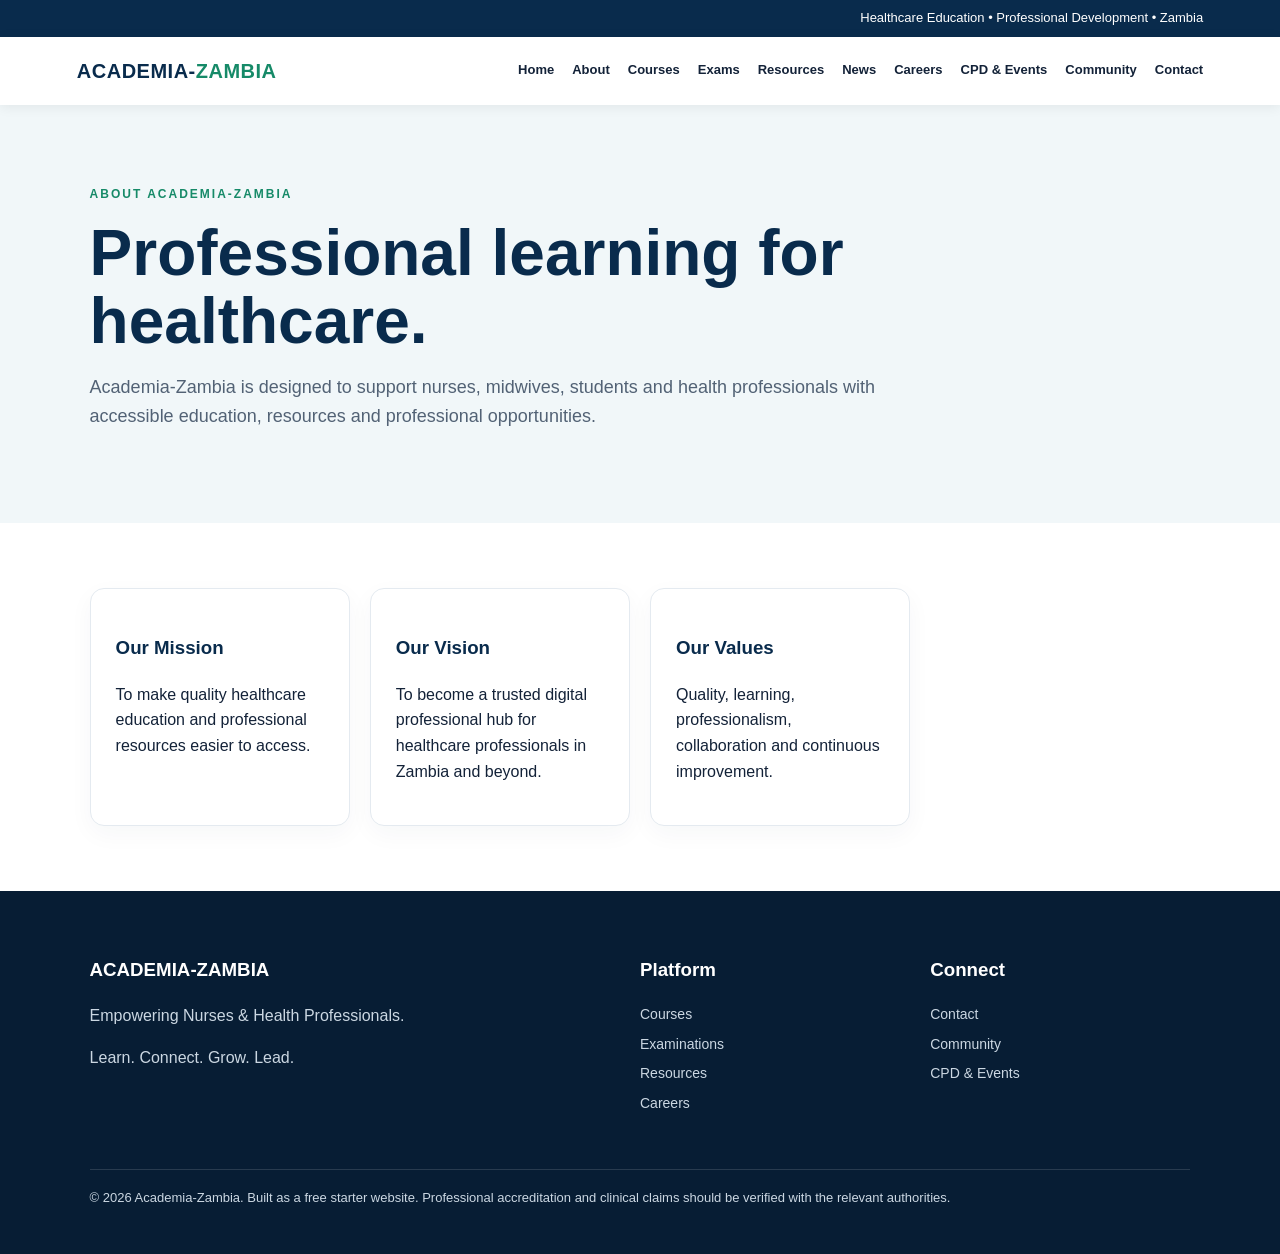
<file: about.html>
<!doctype html><html lang="en"><head><meta charset="utf-8"><meta name="viewport" content="width=device-width,initial-scale=1"><meta name="description" content="Academia-Zambia — Empowering Nurses & Health Professionals"><title>About Us | Academia-Zambia</title><link rel="stylesheet" href="style.css"></head><body>
<div class="top">Healthcare Education • Professional Development • Zambia</div>
<nav class="nav"><a class="brand" href="index.html">ACADEMIA-<span>ZAMBIA</span></a><div class="links"><a href="index.html">Home</a><a href="about.html">About</a><a href="courses.html">Courses</a><a href="exams.html">Exams</a><a href="resources.html">Resources</a><a href="news.html">News</a><a href="careers.html">Careers</a><a href="cpd-events.html">CPD & Events</a><a href="community.html">Community</a><a href="contact.html">Contact</a></div></nav>
<main><section class="page-head"><span class="eyebrow">ABOUT ACADEMIA-ZAMBIA</span><h1>Professional learning for healthcare.</h1><p>Academia-Zambia is designed to support nurses, midwives, students and health professionals with accessible education, resources and professional opportunities.</p></section>
<section class="section"><div class="grid"><div class="card"><h3>Our Mission</h3><p>To make quality healthcare education and professional resources easier to access.</p></div><div class="card"><h3>Our Vision</h3><p>To become a trusted digital professional hub for healthcare professionals in Zambia and beyond.</p></div><div class="card"><h3>Our Values</h3><p>Quality, learning, professionalism, collaboration and continuous improvement.</p></div></div></section></main>
<footer><div><h3>ACADEMIA-ZAMBIA</h3><p>Empowering Nurses & Health Professionals.</p><p>Learn. Connect. Grow. Lead.</p></div><div><h3>Platform</h3><div class="footer-links"><a href="courses.html">Courses</a><a href="exams.html">Examinations</a><a href="resources.html">Resources</a><a href="careers.html">Careers</a></div></div><div><h3>Connect</h3><div class="footer-links"><a href="contact.html">Contact</a><a href="community.html">Community</a><a href="cpd-events.html">CPD & Events</a></div></div><div class="copy">© 2026 Academia-Zambia. Built as a free starter website. Professional accreditation and clinical claims should be verified with the relevant authorities.</div></footer>
<script src="script.js"></script></body></html>
</file>
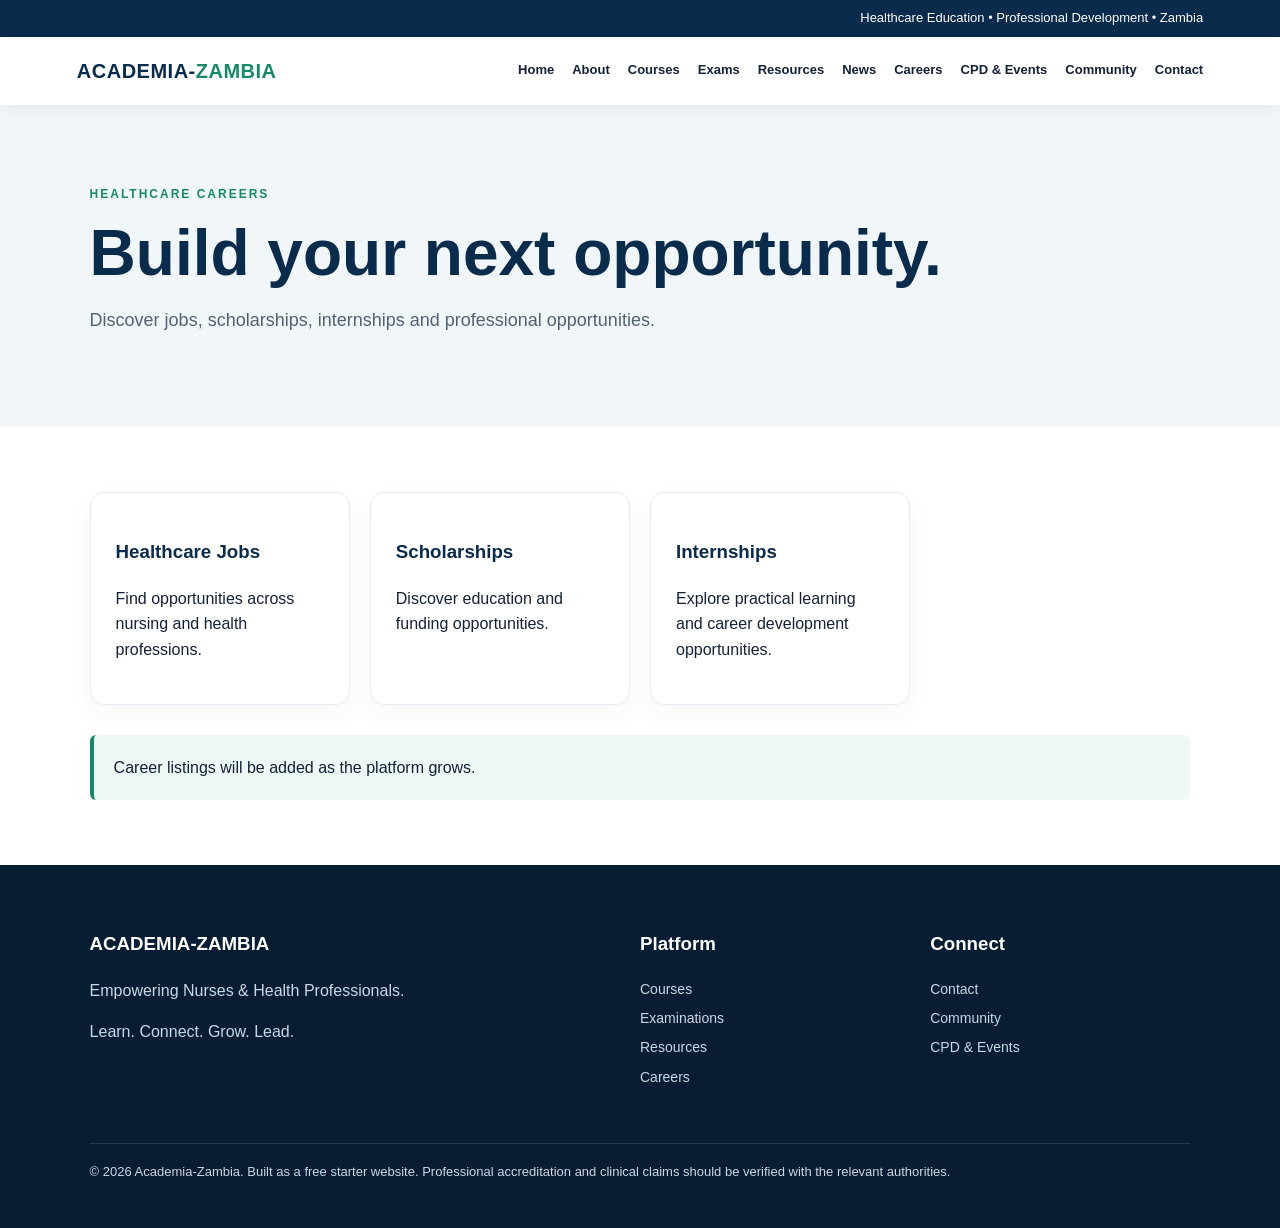
<file: careers.html>
<!doctype html><html lang="en"><head><meta charset="utf-8"><meta name="viewport" content="width=device-width,initial-scale=1"><meta name="description" content="Academia-Zambia — Empowering Nurses & Health Professionals"><title>Careers | Academia-Zambia</title><link rel="stylesheet" href="style.css"></head><body>
<div class="top">Healthcare Education • Professional Development • Zambia</div>
<nav class="nav"><a class="brand" href="index.html">ACADEMIA-<span>ZAMBIA</span></a><div class="links"><a href="index.html">Home</a><a href="about.html">About</a><a href="courses.html">Courses</a><a href="exams.html">Exams</a><a href="resources.html">Resources</a><a href="news.html">News</a><a href="careers.html">Careers</a><a href="cpd-events.html">CPD & Events</a><a href="community.html">Community</a><a href="contact.html">Contact</a></div></nav>
<main><section class="page-head"><span class="eyebrow">HEALTHCARE CAREERS</span><h1>Build your next opportunity.</h1><p>Discover jobs, scholarships, internships and professional opportunities.</p></section>
<section class="section"><div class="grid"><div class="card"><h3>Healthcare Jobs</h3><p>Find opportunities across nursing and health professions.</p></div><div class="card"><h3>Scholarships</h3><p>Discover education and funding opportunities.</p></div><div class="card"><h3>Internships</h3><p>Explore practical learning and career development opportunities.</p></div></div><div class="notice">Career listings will be added as the platform grows.</div></section></main>
<footer><div><h3>ACADEMIA-ZAMBIA</h3><p>Empowering Nurses & Health Professionals.</p><p>Learn. Connect. Grow. Lead.</p></div><div><h3>Platform</h3><div class="footer-links"><a href="courses.html">Courses</a><a href="exams.html">Examinations</a><a href="resources.html">Resources</a><a href="careers.html">Careers</a></div></div><div><h3>Connect</h3><div class="footer-links"><a href="contact.html">Contact</a><a href="community.html">Community</a><a href="cpd-events.html">CPD & Events</a></div></div><div class="copy">© 2026 Academia-Zambia. Built as a free starter website. Professional accreditation and clinical claims should be verified with the relevant authorities.</div></footer>
<script src="script.js"></script></body></html>
</file>
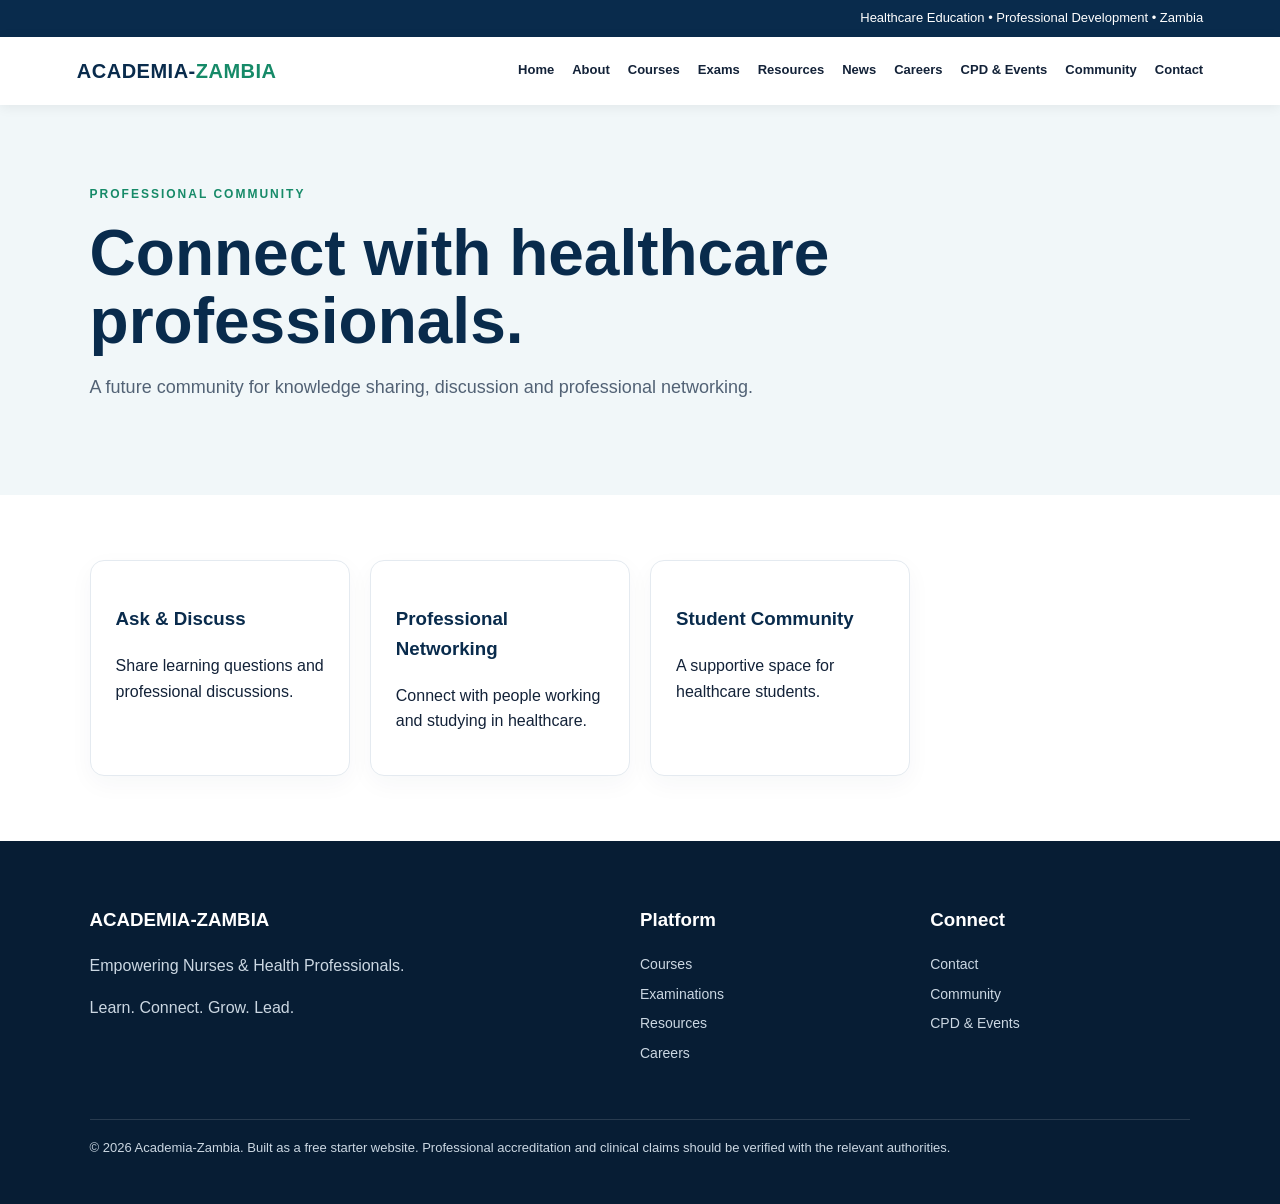
<file: community.html>
<!doctype html><html lang="en"><head><meta charset="utf-8"><meta name="viewport" content="width=device-width,initial-scale=1"><meta name="description" content="Academia-Zambia — Empowering Nurses & Health Professionals"><title>Community | Academia-Zambia</title><link rel="stylesheet" href="style.css"></head><body>
<div class="top">Healthcare Education • Professional Development • Zambia</div>
<nav class="nav"><a class="brand" href="index.html">ACADEMIA-<span>ZAMBIA</span></a><div class="links"><a href="index.html">Home</a><a href="about.html">About</a><a href="courses.html">Courses</a><a href="exams.html">Exams</a><a href="resources.html">Resources</a><a href="news.html">News</a><a href="careers.html">Careers</a><a href="cpd-events.html">CPD & Events</a><a href="community.html">Community</a><a href="contact.html">Contact</a></div></nav>
<main><section class="page-head"><span class="eyebrow">PROFESSIONAL COMMUNITY</span><h1>Connect with healthcare professionals.</h1><p>A future community for knowledge sharing, discussion and professional networking.</p></section>
<section class="section"><div class="grid"><div class="card"><h3>Ask & Discuss</h3><p>Share learning questions and professional discussions.</p></div><div class="card"><h3>Professional Networking</h3><p>Connect with people working and studying in healthcare.</p></div><div class="card"><h3>Student Community</h3><p>A supportive space for healthcare students.</p></div></div></section></main>
<footer><div><h3>ACADEMIA-ZAMBIA</h3><p>Empowering Nurses & Health Professionals.</p><p>Learn. Connect. Grow. Lead.</p></div><div><h3>Platform</h3><div class="footer-links"><a href="courses.html">Courses</a><a href="exams.html">Examinations</a><a href="resources.html">Resources</a><a href="careers.html">Careers</a></div></div><div><h3>Connect</h3><div class="footer-links"><a href="contact.html">Contact</a><a href="community.html">Community</a><a href="cpd-events.html">CPD & Events</a></div></div><div class="copy">© 2026 Academia-Zambia. Built as a free starter website. Professional accreditation and clinical claims should be verified with the relevant authorities.</div></footer>
<script src="script.js"></script></body></html>
</file>
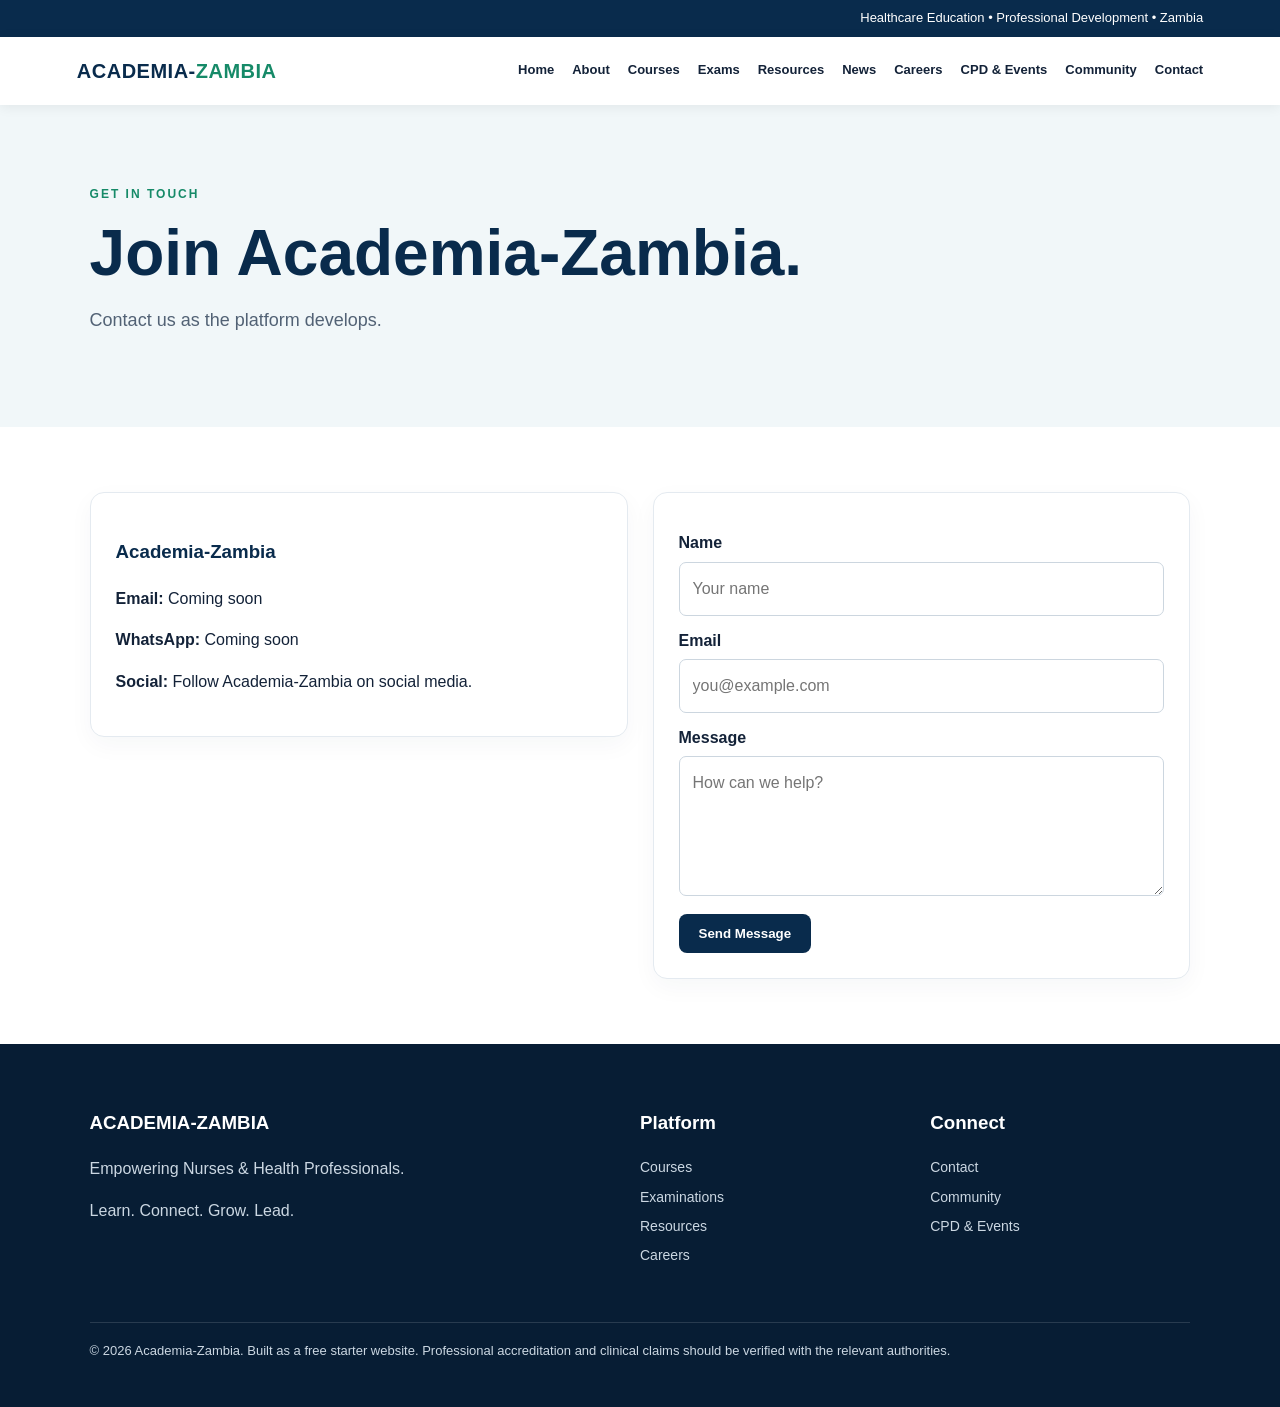
<file: contact.html>
<!doctype html><html lang="en"><head><meta charset="utf-8"><meta name="viewport" content="width=device-width,initial-scale=1"><meta name="description" content="Academia-Zambia — Empowering Nurses & Health Professionals"><title>Contact | Academia-Zambia</title><link rel="stylesheet" href="style.css"></head><body>
<div class="top">Healthcare Education • Professional Development • Zambia</div>
<nav class="nav"><a class="brand" href="index.html">ACADEMIA-<span>ZAMBIA</span></a><div class="links"><a href="index.html">Home</a><a href="about.html">About</a><a href="courses.html">Courses</a><a href="exams.html">Exams</a><a href="resources.html">Resources</a><a href="news.html">News</a><a href="careers.html">Careers</a><a href="cpd-events.html">CPD & Events</a><a href="community.html">Community</a><a href="contact.html">Contact</a></div></nav>
<main><section class="page-head"><span class="eyebrow">GET IN TOUCH</span><h1>Join Academia-Zambia.</h1><p>Contact us as the platform develops.</p></section>
<section class="section contact-grid"><div class="card"><h3>Academia-Zambia</h3><p><strong>Email:</strong> Coming soon</p><p><strong>WhatsApp:</strong> Coming soon</p><p><strong>Social:</strong> Follow Academia-Zambia on social media.</p></div><form class="card" onsubmit="event.preventDefault(); alert('Thank you. The contact form is ready for connection to a real email service.');"><label>Name</label><input required placeholder="Your name"><label>Email</label><input type="email" required placeholder="you@example.com"><label>Message</label><textarea required placeholder="How can we help?"></textarea><button type="submit">Send Message</button></form></div></section></main>
<footer><div><h3>ACADEMIA-ZAMBIA</h3><p>Empowering Nurses & Health Professionals.</p><p>Learn. Connect. Grow. Lead.</p></div><div><h3>Platform</h3><div class="footer-links"><a href="courses.html">Courses</a><a href="exams.html">Examinations</a><a href="resources.html">Resources</a><a href="careers.html">Careers</a></div></div><div><h3>Connect</h3><div class="footer-links"><a href="contact.html">Contact</a><a href="community.html">Community</a><a href="cpd-events.html">CPD & Events</a></div></div><div class="copy">© 2026 Academia-Zambia. Built as a free starter website. Professional accreditation and clinical claims should be verified with the relevant authorities.</div></footer>
<script src="script.js"></script></body></html>
</file>
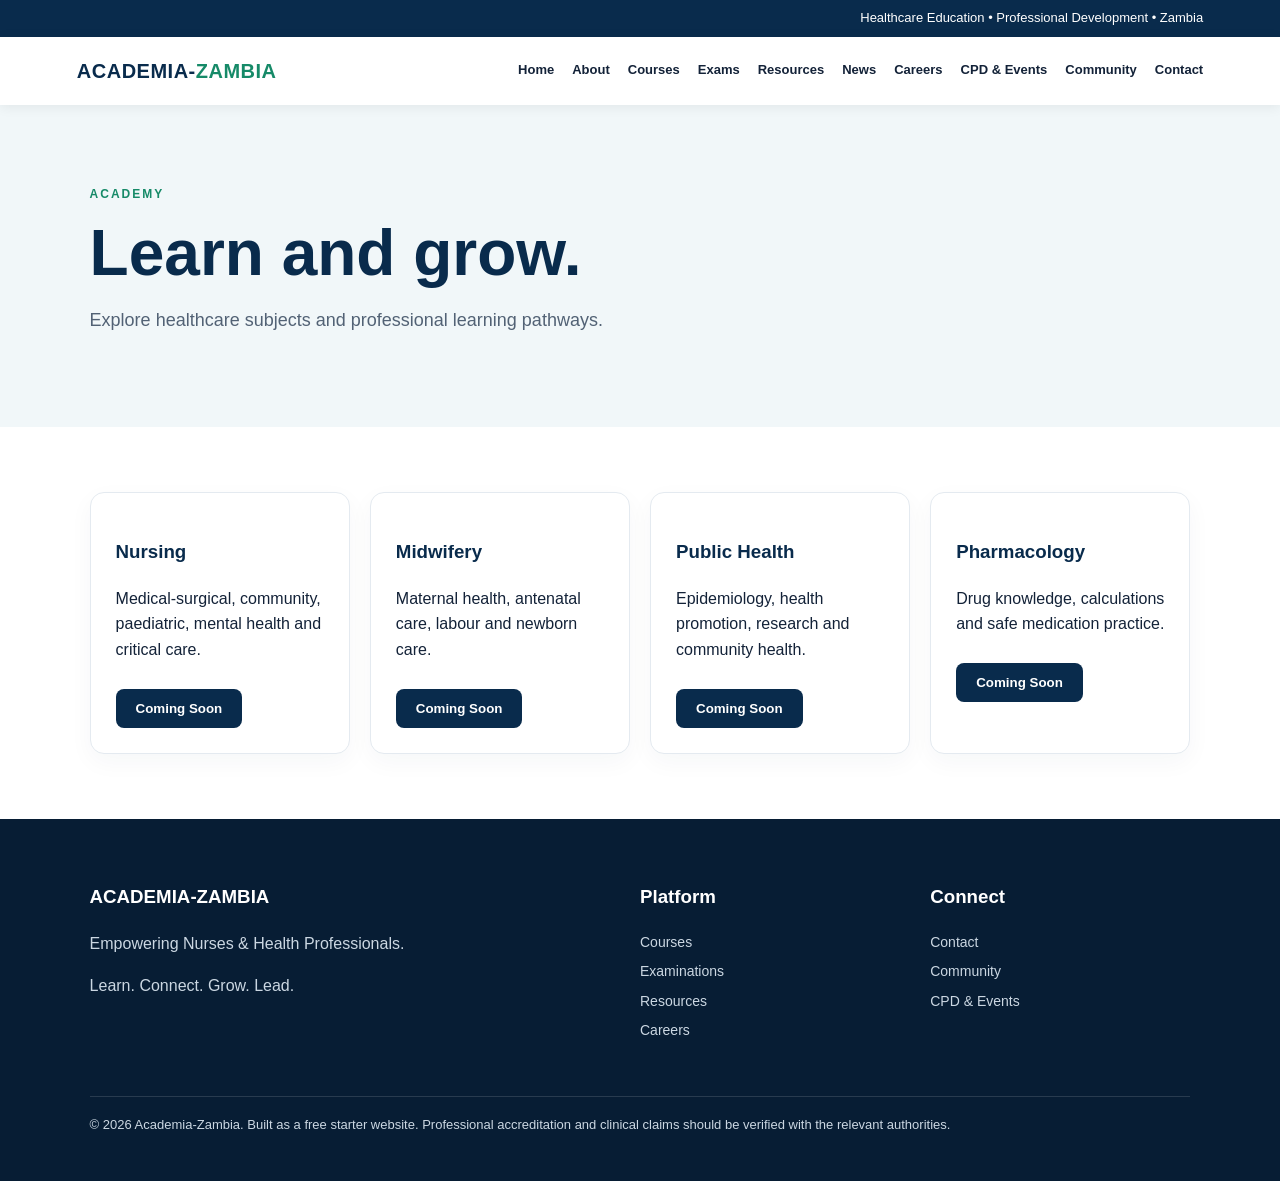
<file: courses.html>
<!doctype html><html lang="en"><head><meta charset="utf-8"><meta name="viewport" content="width=device-width,initial-scale=1"><meta name="description" content="Academia-Zambia — Empowering Nurses & Health Professionals"><title>Courses | Academia-Zambia</title><link rel="stylesheet" href="style.css"></head><body>
<div class="top">Healthcare Education • Professional Development • Zambia</div>
<nav class="nav"><a class="brand" href="index.html">ACADEMIA-<span>ZAMBIA</span></a><div class="links"><a href="index.html">Home</a><a href="about.html">About</a><a href="courses.html">Courses</a><a href="exams.html">Exams</a><a href="resources.html">Resources</a><a href="news.html">News</a><a href="careers.html">Careers</a><a href="cpd-events.html">CPD & Events</a><a href="community.html">Community</a><a href="contact.html">Contact</a></div></nav>
<main><section class="page-head"><span class="eyebrow">ACADEMY</span><h1>Learn and grow.</h1><p>Explore healthcare subjects and professional learning pathways.</p></section>
<section class="section"><div class="grid">
<div class="card"><h3>Nursing</h3><p>Medical-surgical, community, paediatric, mental health and critical care.</p><button>Coming Soon</button></div>
<div class="card"><h3>Midwifery</h3><p>Maternal health, antenatal care, labour and newborn care.</p><button>Coming Soon</button></div>
<div class="card"><h3>Public Health</h3><p>Epidemiology, health promotion, research and community health.</p><button>Coming Soon</button></div>
<div class="card"><h3>Pharmacology</h3><p>Drug knowledge, calculations and safe medication practice.</p><button>Coming Soon</button></div>
</div></section></main>
<footer><div><h3>ACADEMIA-ZAMBIA</h3><p>Empowering Nurses & Health Professionals.</p><p>Learn. Connect. Grow. Lead.</p></div><div><h3>Platform</h3><div class="footer-links"><a href="courses.html">Courses</a><a href="exams.html">Examinations</a><a href="resources.html">Resources</a><a href="careers.html">Careers</a></div></div><div><h3>Connect</h3><div class="footer-links"><a href="contact.html">Contact</a><a href="community.html">Community</a><a href="cpd-events.html">CPD & Events</a></div></div><div class="copy">© 2026 Academia-Zambia. Built as a free starter website. Professional accreditation and clinical claims should be verified with the relevant authorities.</div></footer>
<script src="script.js"></script></body></html>
</file>
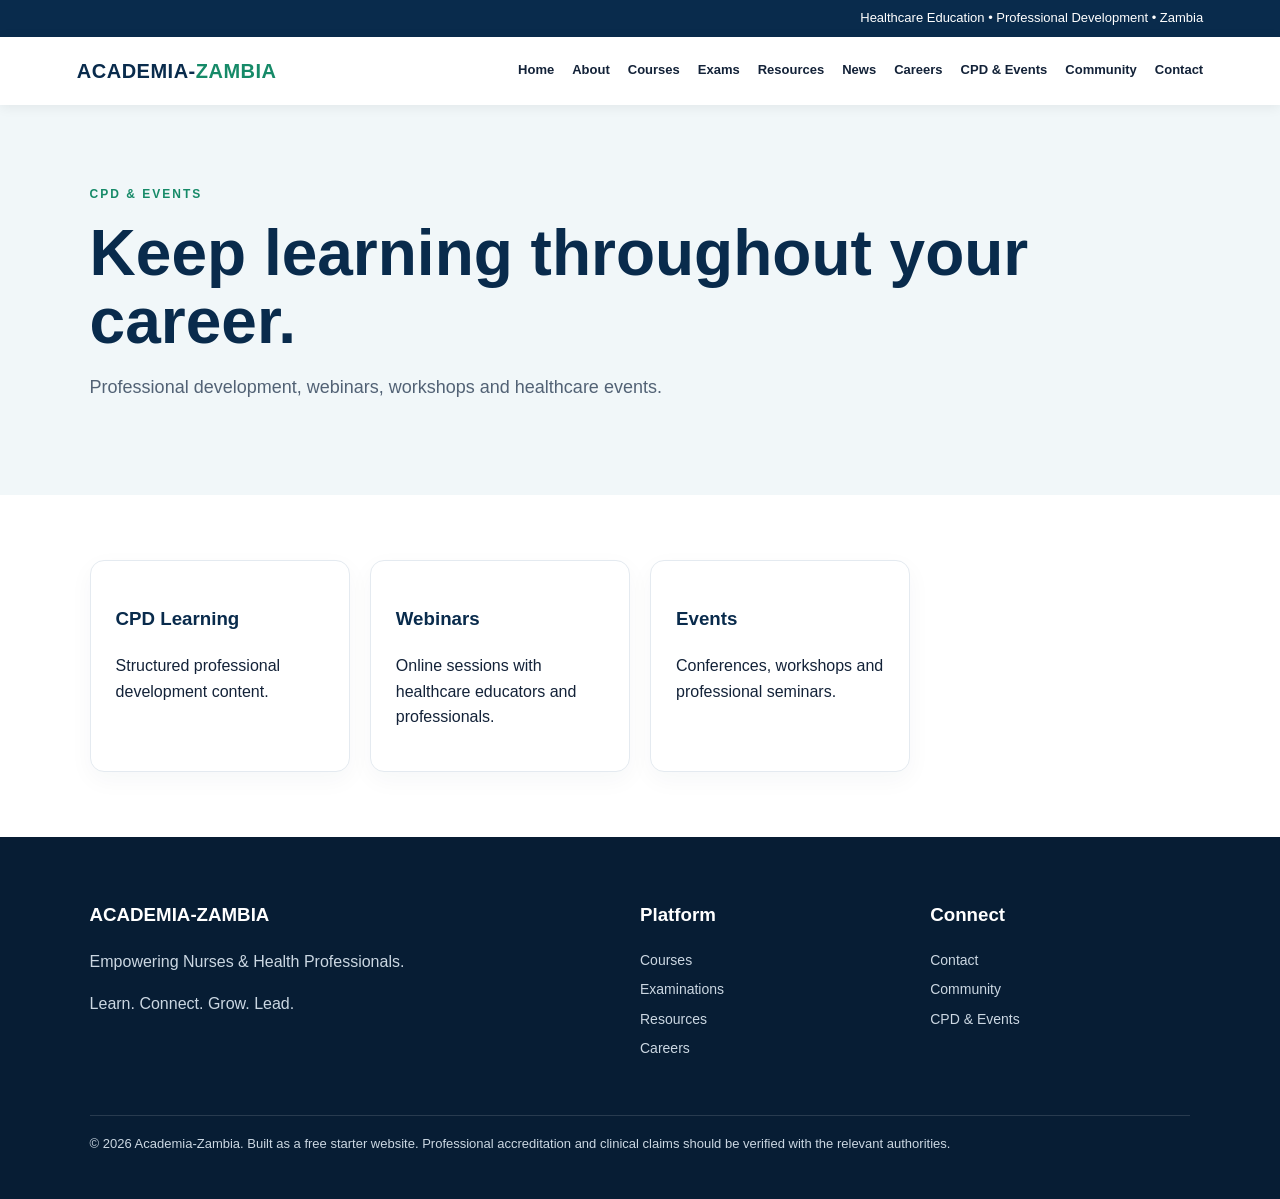
<file: cpd-events.html>
<!doctype html><html lang="en"><head><meta charset="utf-8"><meta name="viewport" content="width=device-width,initial-scale=1"><meta name="description" content="Academia-Zambia — Empowering Nurses & Health Professionals"><title>CPD & Events | Academia-Zambia</title><link rel="stylesheet" href="style.css"></head><body>
<div class="top">Healthcare Education • Professional Development • Zambia</div>
<nav class="nav"><a class="brand" href="index.html">ACADEMIA-<span>ZAMBIA</span></a><div class="links"><a href="index.html">Home</a><a href="about.html">About</a><a href="courses.html">Courses</a><a href="exams.html">Exams</a><a href="resources.html">Resources</a><a href="news.html">News</a><a href="careers.html">Careers</a><a href="cpd-events.html">CPD & Events</a><a href="community.html">Community</a><a href="contact.html">Contact</a></div></nav>
<main><section class="page-head"><span class="eyebrow">CPD & EVENTS</span><h1>Keep learning throughout your career.</h1><p>Professional development, webinars, workshops and healthcare events.</p></section>
<section class="section"><div class="grid"><div class="card"><h3>CPD Learning</h3><p>Structured professional development content.</p></div><div class="card"><h3>Webinars</h3><p>Online sessions with healthcare educators and professionals.</p></div><div class="card"><h3>Events</h3><p>Conferences, workshops and professional seminars.</p></div></div></section></main>
<footer><div><h3>ACADEMIA-ZAMBIA</h3><p>Empowering Nurses & Health Professionals.</p><p>Learn. Connect. Grow. Lead.</p></div><div><h3>Platform</h3><div class="footer-links"><a href="courses.html">Courses</a><a href="exams.html">Examinations</a><a href="resources.html">Resources</a><a href="careers.html">Careers</a></div></div><div><h3>Connect</h3><div class="footer-links"><a href="contact.html">Contact</a><a href="community.html">Community</a><a href="cpd-events.html">CPD & Events</a></div></div><div class="copy">© 2026 Academia-Zambia. Built as a free starter website. Professional accreditation and clinical claims should be verified with the relevant authorities.</div></footer>
<script src="script.js"></script></body></html>
</file>
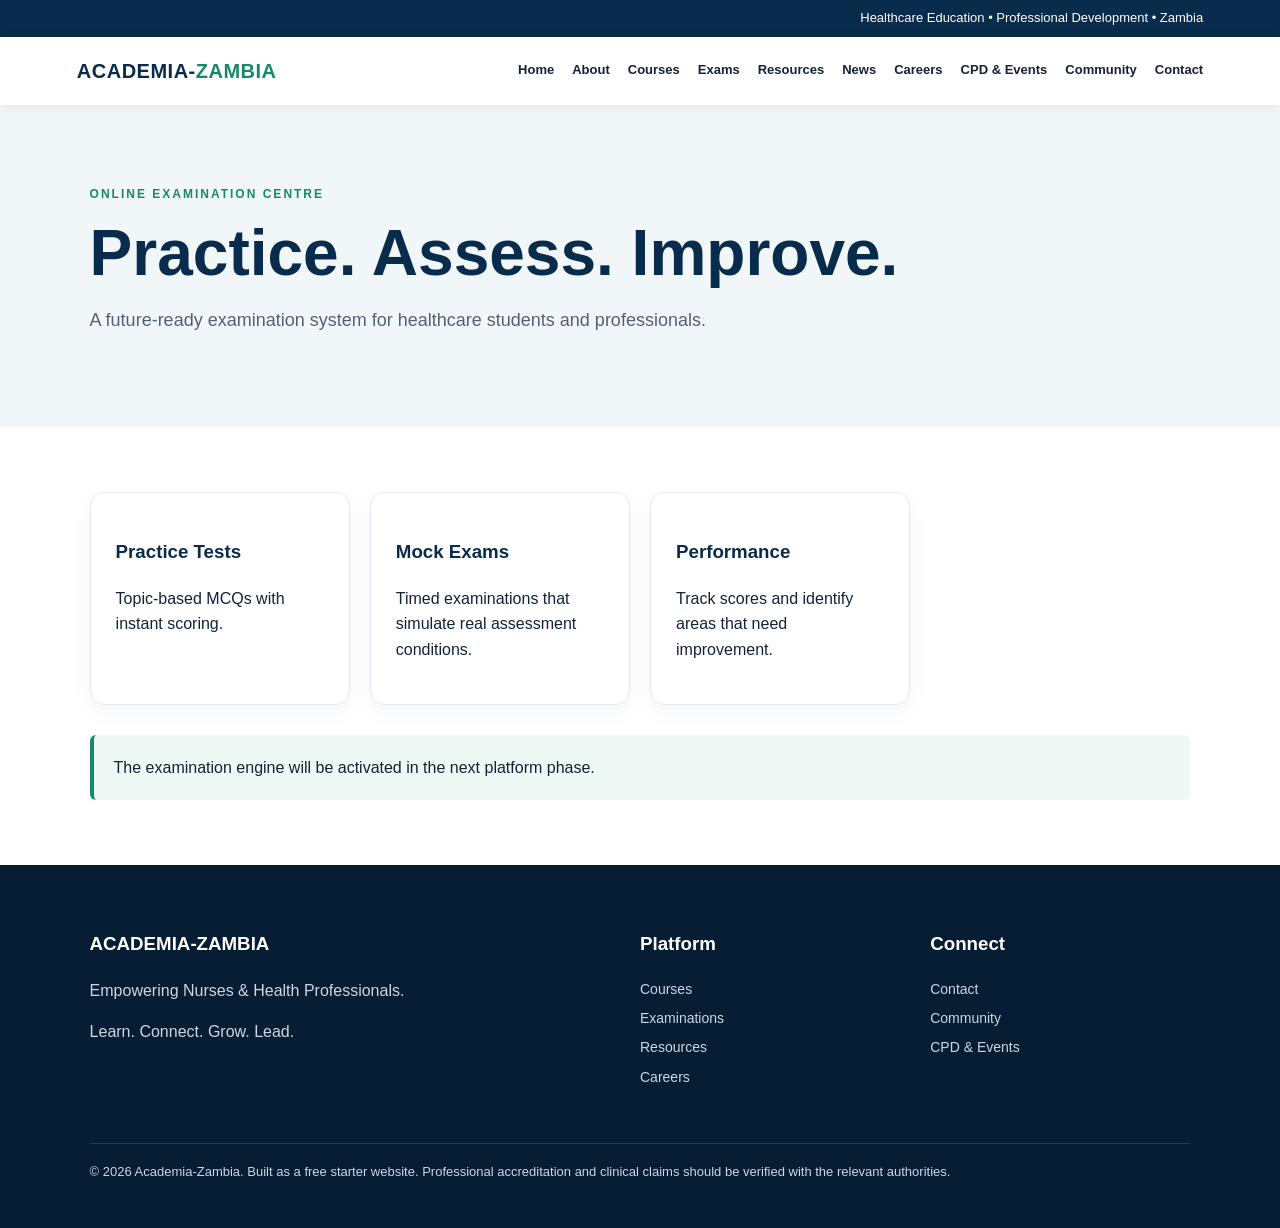
<file: exams.html>
<!doctype html><html lang="en"><head><meta charset="utf-8"><meta name="viewport" content="width=device-width,initial-scale=1"><meta name="description" content="Academia-Zambia — Empowering Nurses & Health Professionals"><title>Examinations | Academia-Zambia</title><link rel="stylesheet" href="style.css"></head><body>
<div class="top">Healthcare Education • Professional Development • Zambia</div>
<nav class="nav"><a class="brand" href="index.html">ACADEMIA-<span>ZAMBIA</span></a><div class="links"><a href="index.html">Home</a><a href="about.html">About</a><a href="courses.html">Courses</a><a href="exams.html">Exams</a><a href="resources.html">Resources</a><a href="news.html">News</a><a href="careers.html">Careers</a><a href="cpd-events.html">CPD & Events</a><a href="community.html">Community</a><a href="contact.html">Contact</a></div></nav>
<main><section class="page-head"><span class="eyebrow">ONLINE EXAMINATION CENTRE</span><h1>Practice. Assess. Improve.</h1><p>A future-ready examination system for healthcare students and professionals.</p></section>
<section class="section"><div class="grid"><div class="card"><h3>Practice Tests</h3><p>Topic-based MCQs with instant scoring.</p></div><div class="card"><h3>Mock Exams</h3><p>Timed examinations that simulate real assessment conditions.</p></div><div class="card"><h3>Performance</h3><p>Track scores and identify areas that need improvement.</p></div></div><div class="notice">The examination engine will be activated in the next platform phase.</div></section></main>
<footer><div><h3>ACADEMIA-ZAMBIA</h3><p>Empowering Nurses & Health Professionals.</p><p>Learn. Connect. Grow. Lead.</p></div><div><h3>Platform</h3><div class="footer-links"><a href="courses.html">Courses</a><a href="exams.html">Examinations</a><a href="resources.html">Resources</a><a href="careers.html">Careers</a></div></div><div><h3>Connect</h3><div class="footer-links"><a href="contact.html">Contact</a><a href="community.html">Community</a><a href="cpd-events.html">CPD & Events</a></div></div><div class="copy">© 2026 Academia-Zambia. Built as a free starter website. Professional accreditation and clinical claims should be verified with the relevant authorities.</div></footer>
<script src="script.js"></script></body></html>
</file>
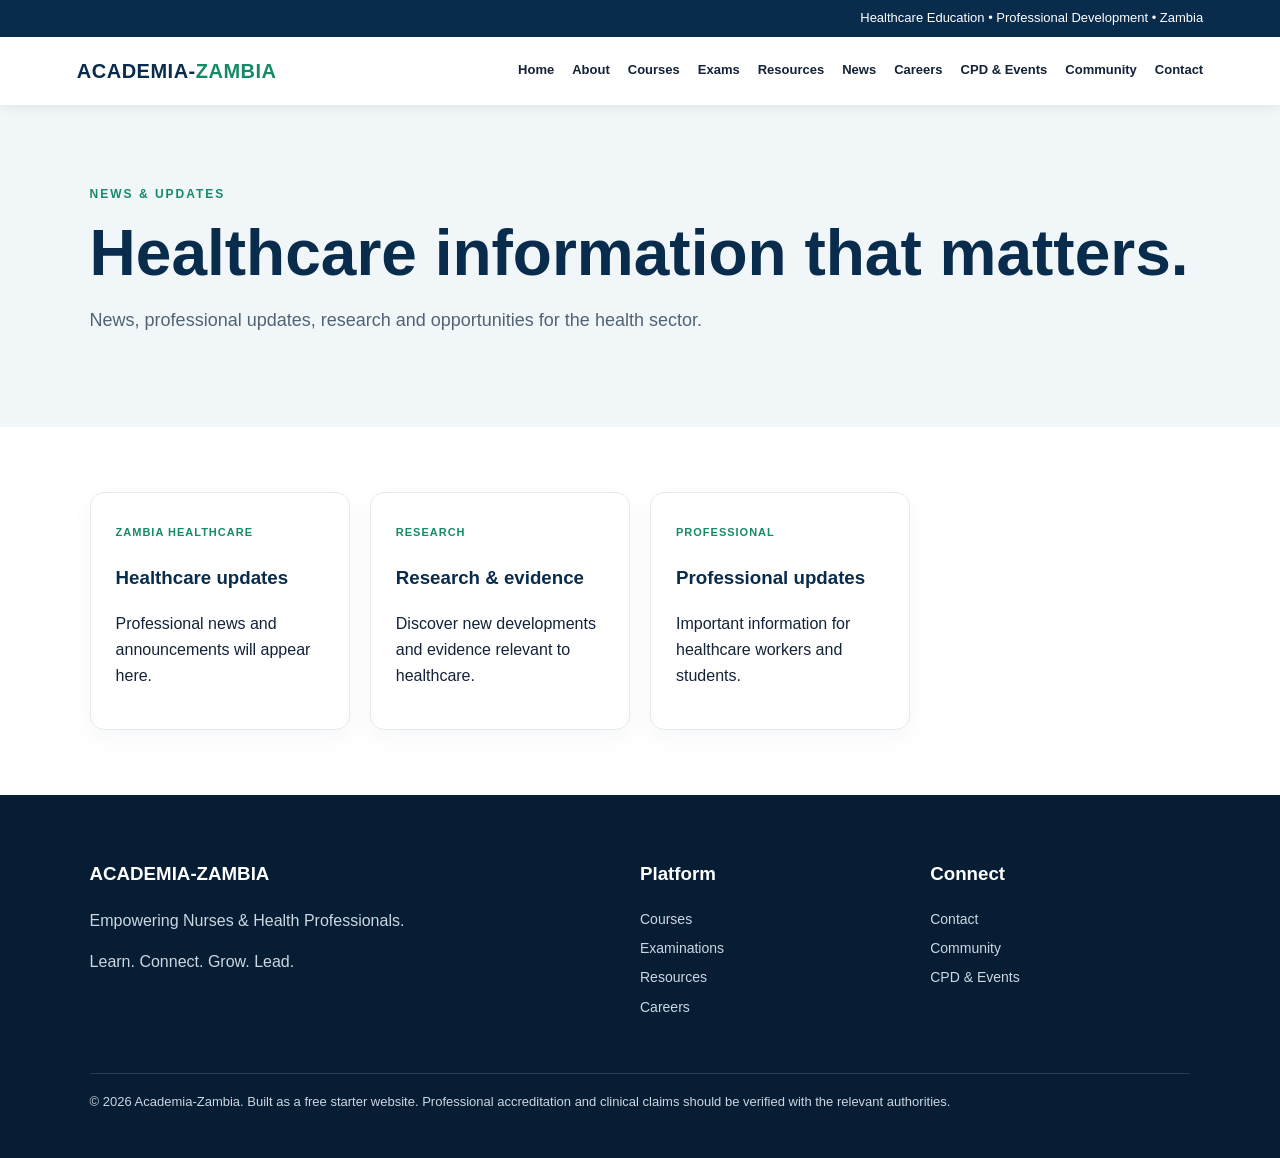
<file: news.html>
<!doctype html><html lang="en"><head><meta charset="utf-8"><meta name="viewport" content="width=device-width,initial-scale=1"><meta name="description" content="Academia-Zambia — Empowering Nurses & Health Professionals"><title>Healthcare News | Academia-Zambia</title><link rel="stylesheet" href="style.css"></head><body>
<div class="top">Healthcare Education • Professional Development • Zambia</div>
<nav class="nav"><a class="brand" href="index.html">ACADEMIA-<span>ZAMBIA</span></a><div class="links"><a href="index.html">Home</a><a href="about.html">About</a><a href="courses.html">Courses</a><a href="exams.html">Exams</a><a href="resources.html">Resources</a><a href="news.html">News</a><a href="careers.html">Careers</a><a href="cpd-events.html">CPD & Events</a><a href="community.html">Community</a><a href="contact.html">Contact</a></div></nav>
<main><section class="page-head"><span class="eyebrow">NEWS & UPDATES</span><h1>Healthcare information that matters.</h1><p>News, professional updates, research and opportunities for the health sector.</p></section>
<section class="section"><div class="grid"><article class="card"><span class="tag">ZAMBIA HEALTHCARE</span><h3>Healthcare updates</h3><p>Professional news and announcements will appear here.</p></article><article class="card"><span class="tag">RESEARCH</span><h3>Research & evidence</h3><p>Discover new developments and evidence relevant to healthcare.</p></article><article class="card"><span class="tag">PROFESSIONAL</span><h3>Professional updates</h3><p>Important information for healthcare workers and students.</p></article></div></section></main>
<footer><div><h3>ACADEMIA-ZAMBIA</h3><p>Empowering Nurses & Health Professionals.</p><p>Learn. Connect. Grow. Lead.</p></div><div><h3>Platform</h3><div class="footer-links"><a href="courses.html">Courses</a><a href="exams.html">Examinations</a><a href="resources.html">Resources</a><a href="careers.html">Careers</a></div></div><div><h3>Connect</h3><div class="footer-links"><a href="contact.html">Contact</a><a href="community.html">Community</a><a href="cpd-events.html">CPD & Events</a></div></div><div class="copy">© 2026 Academia-Zambia. Built as a free starter website. Professional accreditation and clinical claims should be verified with the relevant authorities.</div></footer>
<script src="script.js"></script></body></html>
</file>
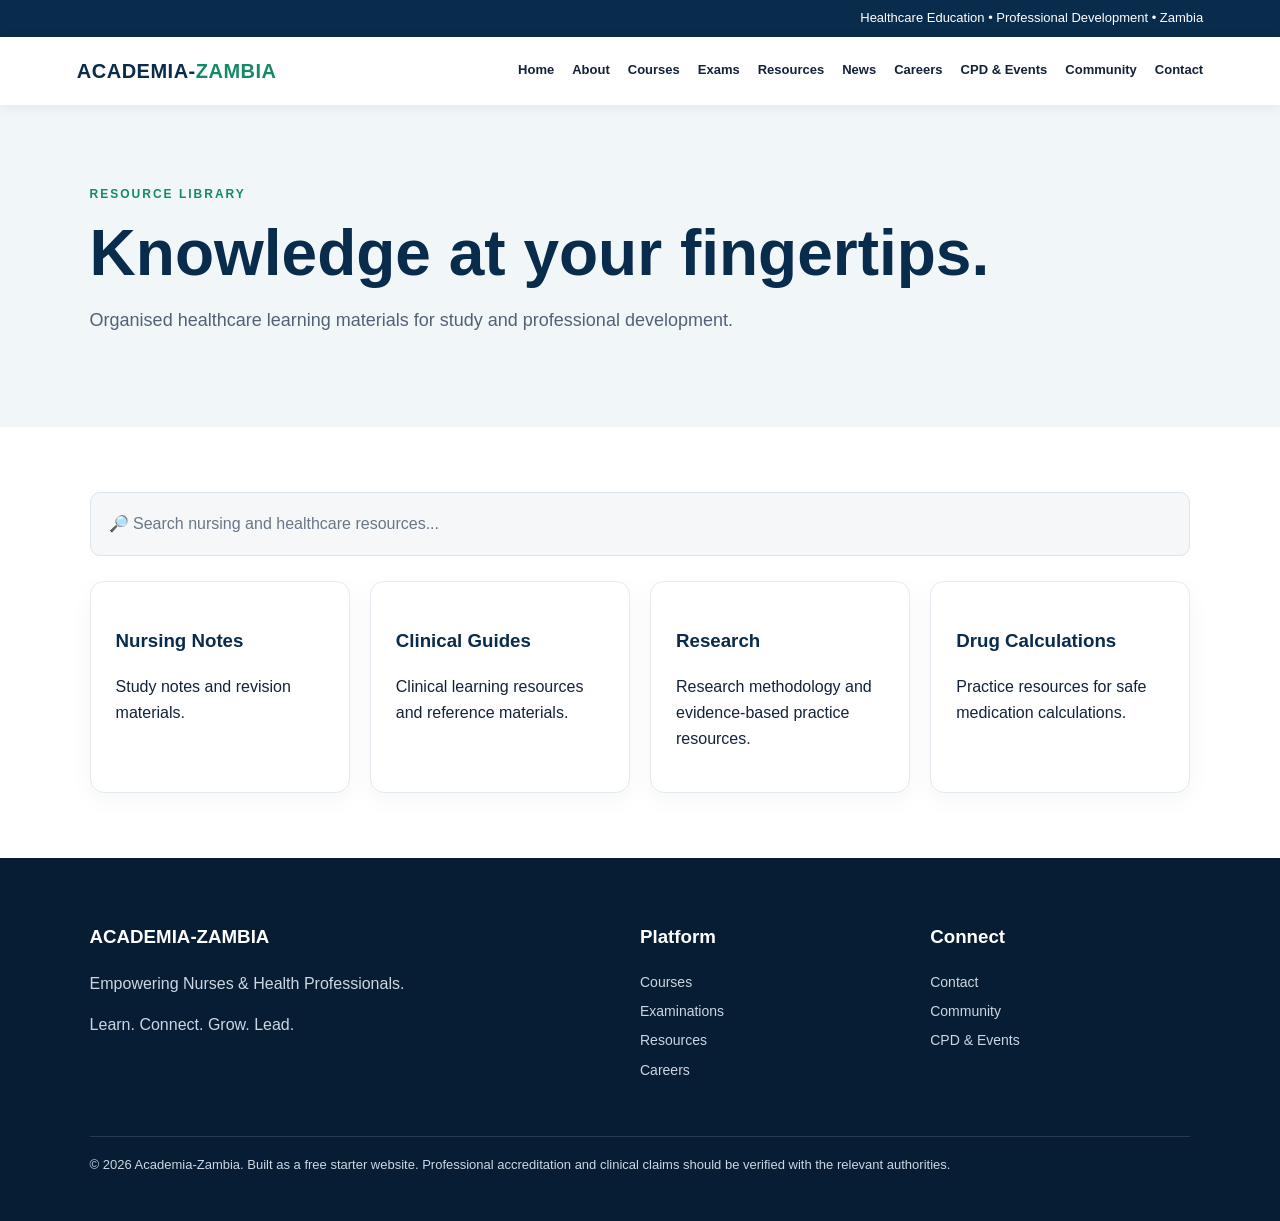
<file: resources.html>
<!doctype html><html lang="en"><head><meta charset="utf-8"><meta name="viewport" content="width=device-width,initial-scale=1"><meta name="description" content="Academia-Zambia — Empowering Nurses & Health Professionals"><title>Resources | Academia-Zambia</title><link rel="stylesheet" href="style.css"></head><body>
<div class="top">Healthcare Education • Professional Development • Zambia</div>
<nav class="nav"><a class="brand" href="index.html">ACADEMIA-<span>ZAMBIA</span></a><div class="links"><a href="index.html">Home</a><a href="about.html">About</a><a href="courses.html">Courses</a><a href="exams.html">Exams</a><a href="resources.html">Resources</a><a href="news.html">News</a><a href="careers.html">Careers</a><a href="cpd-events.html">CPD & Events</a><a href="community.html">Community</a><a href="contact.html">Contact</a></div></nav>
<main><section class="page-head"><span class="eyebrow">RESOURCE LIBRARY</span><h1>Knowledge at your fingertips.</h1><p>Organised healthcare learning materials for study and professional development.</p></section>
<section class="section"><div class="search">🔎 Search nursing and healthcare resources...</div><div class="grid"><div class="card"><h3>Nursing Notes</h3><p>Study notes and revision materials.</p></div><div class="card"><h3>Clinical Guides</h3><p>Clinical learning resources and reference materials.</p></div><div class="card"><h3>Research</h3><p>Research methodology and evidence-based practice resources.</p></div><div class="card"><h3>Drug Calculations</h3><p>Practice resources for safe medication calculations.</p></div></div></section></main>
<footer><div><h3>ACADEMIA-ZAMBIA</h3><p>Empowering Nurses & Health Professionals.</p><p>Learn. Connect. Grow. Lead.</p></div><div><h3>Platform</h3><div class="footer-links"><a href="courses.html">Courses</a><a href="exams.html">Examinations</a><a href="resources.html">Resources</a><a href="careers.html">Careers</a></div></div><div><h3>Connect</h3><div class="footer-links"><a href="contact.html">Contact</a><a href="community.html">Community</a><a href="cpd-events.html">CPD & Events</a></div></div><div class="copy">© 2026 Academia-Zambia. Built as a free starter website. Professional accreditation and clinical claims should be verified with the relevant authorities.</div></footer>
<script src="script.js"></script></body></html>
</file>
<file: style.css>
*{box-sizing:border-box}body{margin:0;font-family:Inter,Arial,sans-serif;color:#132238;background:#fff;line-height:1.6}a{text-decoration:none;color:inherit}.top{background:#092b4c;color:#fff;padding:8px 6%;font-size:13px;text-align:right}.nav{display:flex;align-items:center;justify-content:space-between;padding:18px 6%;background:#fff;position:sticky;top:0;z-index:5;box-shadow:0 2px 12px #00000012}.brand{font-weight:900;letter-spacing:.5px;color:#092b4c;font-size:20px}.brand span{color:#168a68}.links{display:flex;gap:18px;flex-wrap:wrap;justify-content:flex-end}.links a{font-size:13px;font-weight:700}.links a:hover{color:#168a68}.hero{padding:80px 7%;display:grid;grid-template-columns:1.5fr .8fr;gap:50px;align-items:center;background:linear-gradient(135deg,#f2f8fb,#fff)}.eyebrow{font-size:12px;font-weight:900;letter-spacing:2px;color:#168a68}.hero h1,.page-head h1{font-size:clamp(38px,6vw,64px);line-height:1.05;margin:15px 0;color:#092b4c}.hero p{font-size:22px}.hero-text{font-size:17px!important;max-width:700px;color:#526275}.btn,button{display:inline-block;background:#092b4c;color:white;border:0;border-radius:8px;padding:12px 20px;margin:8px 8px 0 0;font-weight:800;cursor:pointer}.secondary{background:#168a68}.hero-card{background:#092b4c;color:#fff;padding:38px;border-radius:22px;box-shadow:0 18px 40px #092b4c22}.hero-card h3{font-size:25px}.cross{font-size:60px;color:#52c69c;font-weight:900}.section{padding:65px 7%}.light{background:#f4f8fa}.section h2{font-size:34px;color:#092b4c}.grid{display:grid;grid-template-columns:repeat(4,1fr);gap:20px}.card{background:#fff;border:1px solid #e4eaf0;border-radius:14px;padding:25px;box-shadow:0 8px 24px #092b4c0a}.card h3{color:#092b4c}.card a{color:#168a68;font-weight:800}.card button{margin-top:10px}.page-head{padding:75px 7%;background:#f1f7f9}.page-head p{max-width:800px;font-size:18px;color:#526275}.notice{margin-top:30px;padding:20px;border-left:4px solid #168a68;background:#eef8f4;border-radius:6px}.search{padding:18px;background:#f5f7f9;border:1px solid #dde5eb;border-radius:10px;margin-bottom:25px;color:#697787}.tag{font-size:11px;font-weight:900;color:#168a68;letter-spacing:1px}.contact-grid{display:grid;grid-template-columns:1fr 1fr;gap:25px}.contact-grid .card{height:max-content}label{display:block;font-weight:800;margin-top:12px}input,textarea{width:100%;padding:13px;margin-top:6px;border:1px solid #ccd6df;border-radius:7px;font:inherit}textarea{min-height:140px}footer{background:#071d34;color:#cbd7e2;padding:45px 7%;display:grid;grid-template-columns:2fr 1fr 1fr;gap:30px}footer h3{color:#fff}.footer-links{display:grid;gap:7px;font-size:14px}.copy{border-top:1px solid #ffffff22;margin-top:25px;padding-top:18px;font-size:13px;grid-column:1/-1}@media(max-width:900px){.hero{grid-template-columns:1fr}.grid{grid-template-columns:repeat(2,1fr)}.contact-grid{grid-template-columns:1fr}.links{display:none}.nav{padding:16px 5%}}@media(max-width:600px){.grid{grid-template-columns:1fr}.hero,.section,.page-head{padding:45px 5%}.hero h1,.page-head h1{font-size:40px}footer{grid-template-columns:1fr}}
</file>
